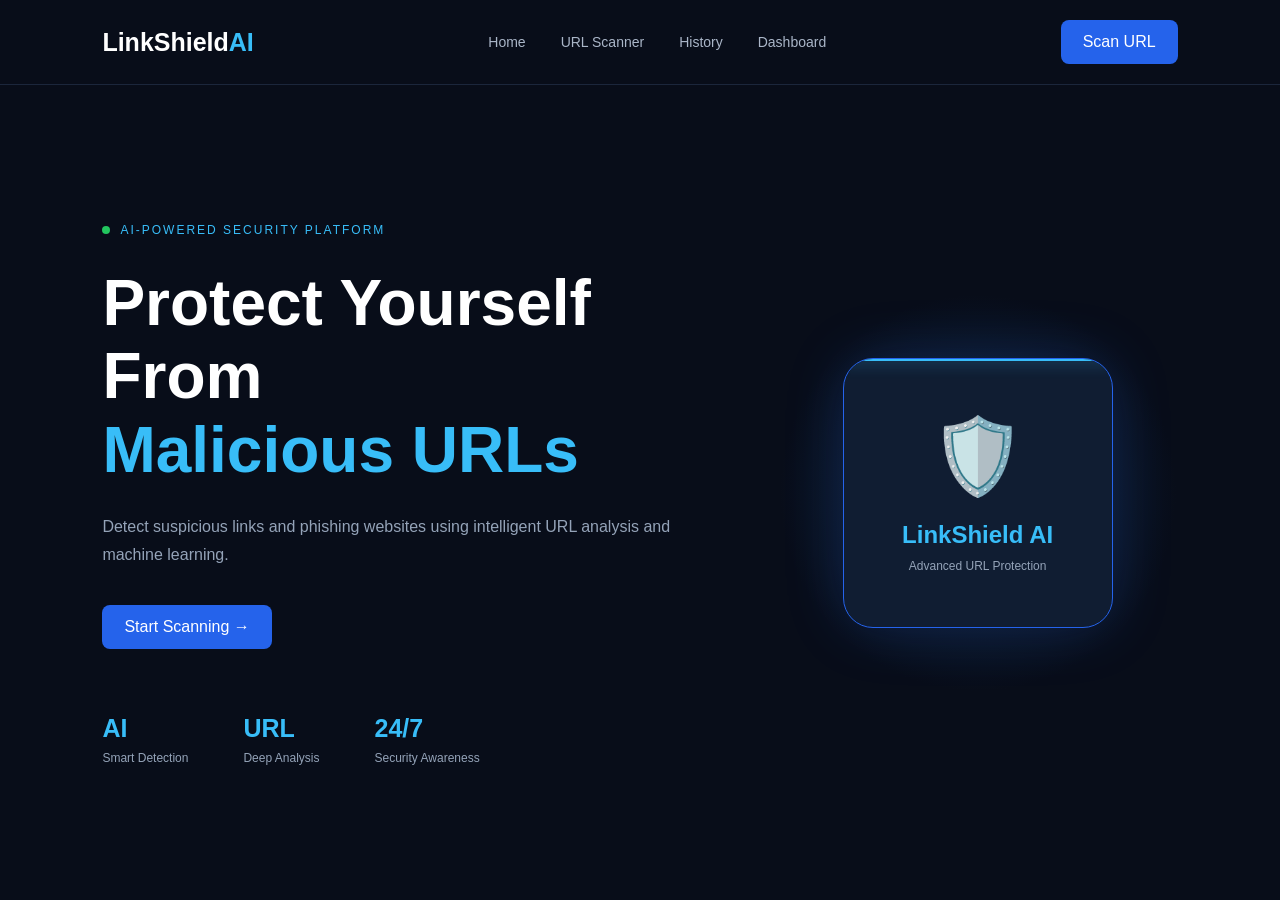
<file: index.html>
<!DOCTYPE html>
<html lang="en">
<head>
    <meta charset="UTF-8">
    <meta name="viewport" content="width=device-width, initial-scale=1.0">

    <title>LinkShield AI | URL Security</title>

    <link rel="stylesheet" href="css/style.css">
</head>

<body>

    <!-- Navigation Bar -->
    <header class="navbar">
        <div class="logo">
            LinkShield<span>AI</span>
        </div>

        <nav>
            <a href="index.html">Home</a>
            <a href="scanner.html">URL Scanner</a>
            <a href="history.html">History</a>
            <a href="dashboard.html">Dashboard</a>
        </nav>

        <a href="scanner.html" class="nav-btn">
            Scan URL
        </a>
    </header>

    <!-- Hero Section -->
    <main class="hero">

        <div class="hero-content">

            <div class="status">
                <span class="status-dot"></span>
                AI-POWERED SECURITY PLATFORM
            </div>

            <h1>
                Protect Yourself From
                <span>Malicious URLs</span>
            </h1>

            <p>
                Detect suspicious links and phishing websites
                using intelligent URL analysis and machine learning.
            </p>

            <div class="hero-actions">
                <a href="scanner.html" class="primary-btn">
                    Start Scanning →
                </a>
            </div>

            <div class="features">
                <div>
                    <h3>AI</h3>
                    <p>Smart Detection</p>
                </div>

                <div>
                    <h3>URL</h3>
                    <p>Deep Analysis</p>
                </div>

                <div>
                    <h3>24/7</h3>
                    <p>Security Awareness</p>
                </div>
            </div>

        </div>

        <!-- Security Illustration -->
        <div class="hero-visual">
            <div class="shield">
                <div class="shield-icon">🛡️</div>
                <h2>LinkShield AI</h2>
                <p>Advanced URL Protection</p>
                <div class="scan-line"></div>
            </div>
        </div>

    </main>

    <script src="js/main.js"></script>

</body>
</html>
</file>
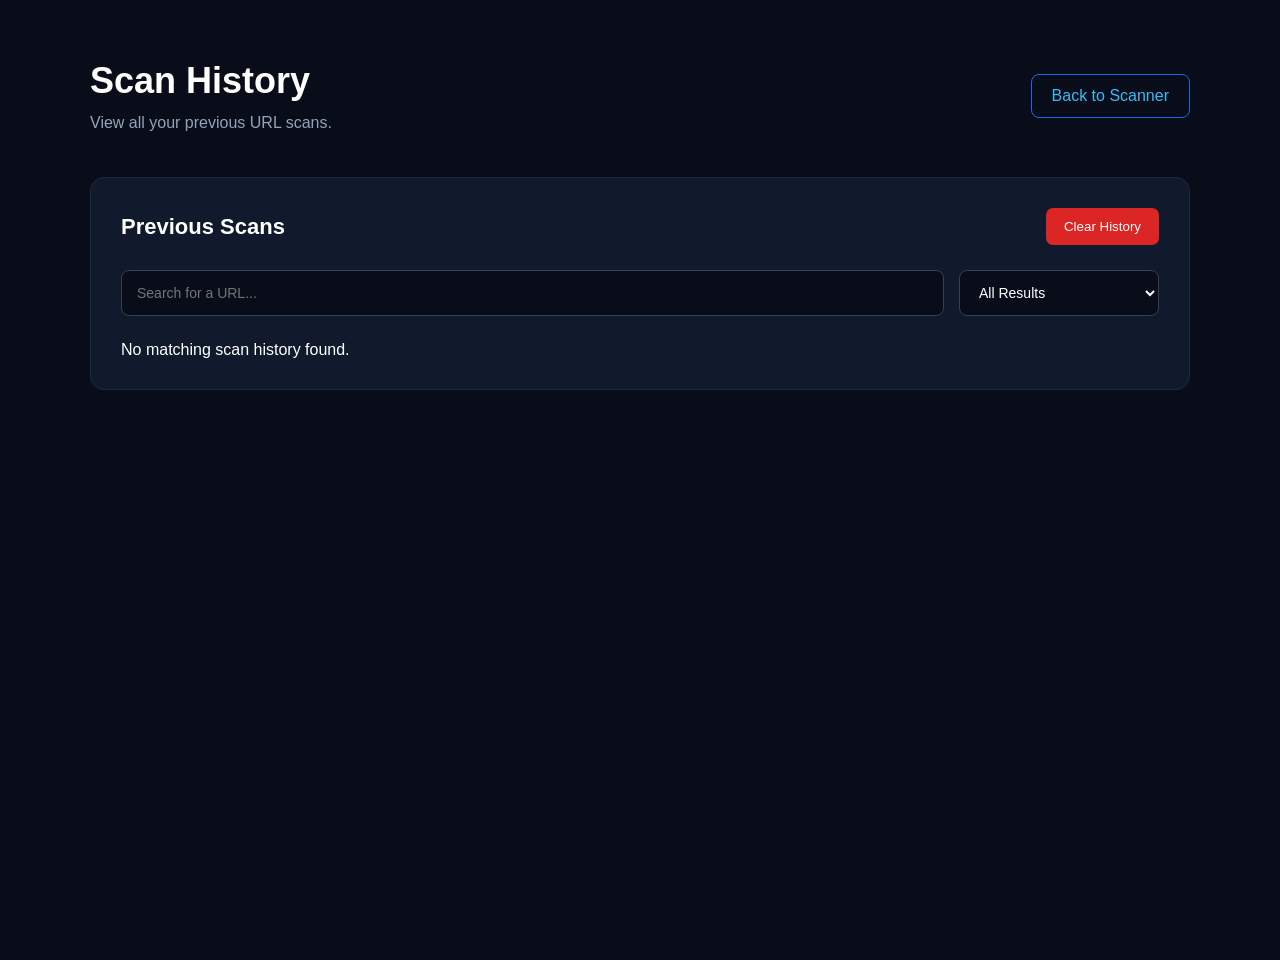
<file: history.html>
<!DOCTYPE html>
<html lang="en">
<head>
    <meta charset="UTF-8">
    <meta name="viewport" content="width=device-width, initial-scale=1.0">
    <title>LinkShield AI - Scan History</title>
    <link rel="stylesheet" href="css/style.css">
</head>

<body>

    <main class="history-container">

        <header class="history-header">
            <div>
                <h1>Scan History</h1>
                <p>View all your previous URL scans.</p>
            </div>

            <a href="scanner.html">Back to Scanner</a>
        </header>

        <section class="history-content">

            
<div class="history-top">
    <h2>Previous Scans</h2>

    <button id="clearHistoryBtn" type="button">
        Clear History
    </button>
</div>

<!-- Search and Filter -->
<div class="history-controls">

    <input
        type="text"
        id="historySearch"
        placeholder="Search for a URL..."
    >

    <select id="historyFilter">
        <option value="all">All Results</option>
        <option value="Phishing">Phishing Only</option>
        <option value="Legitimate">Legitimate Only</option>
    </select>

</div>


            <div id="historyContainer">
                <p>No scan history yet.</p>
            </div>

        </section>

    </main>

    <script src="js/history.js"></script>

</body>
</html>
</file>
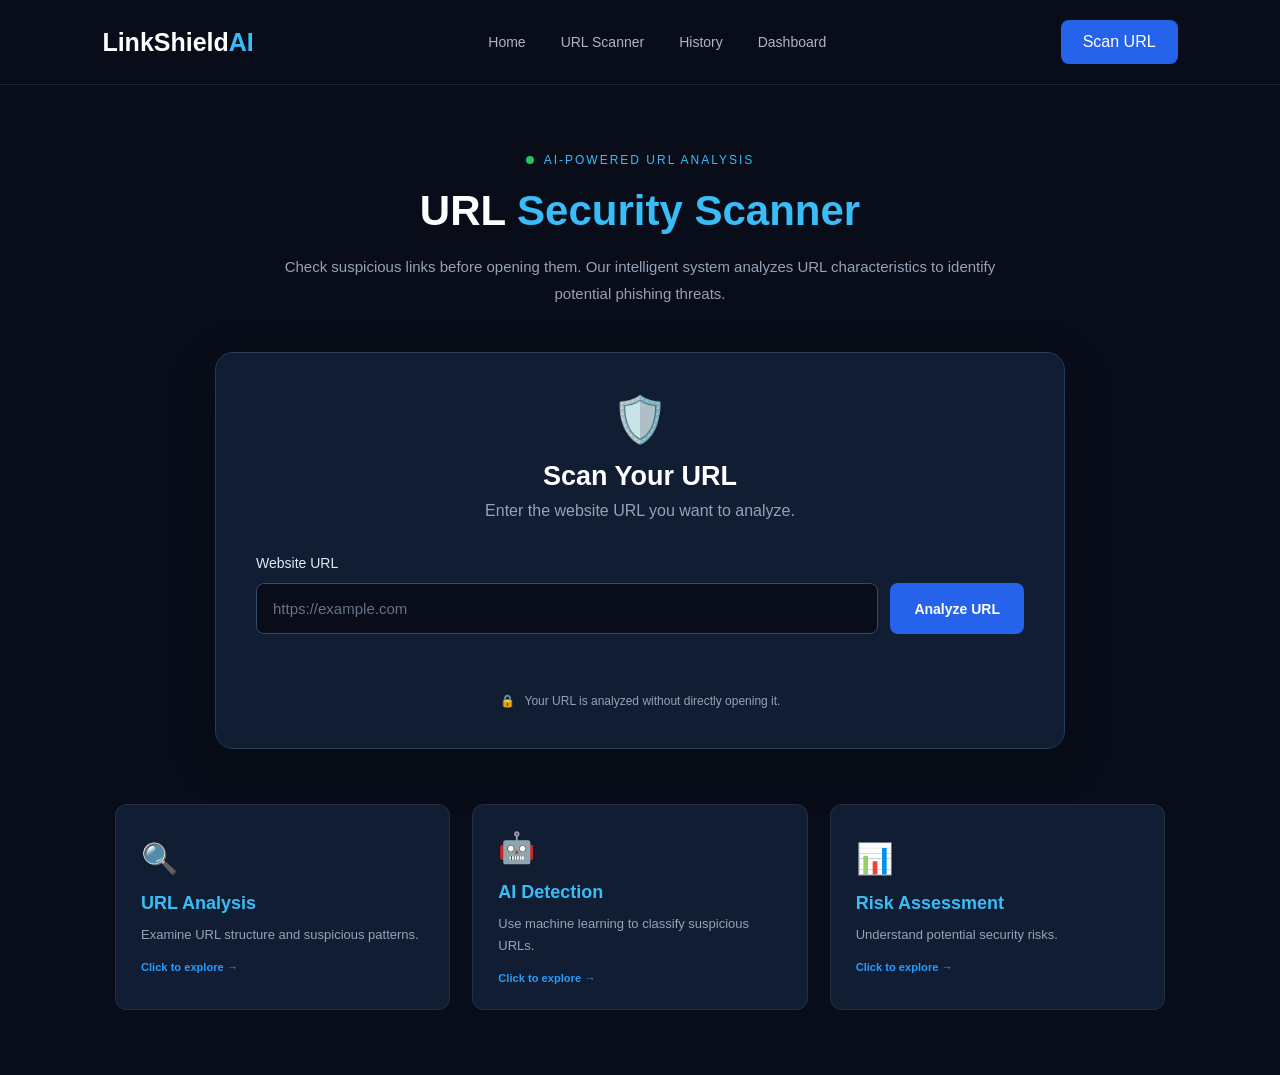
<file: scanner.html>
<!DOCTYPE html>
<html lang="en">

<head>
    <meta charset="UTF-8">
    <meta name="viewport" content="width=device-width, initial-scale=1.0">

    <title>URL Scanner | LinkShield AI</title>

    <link rel="stylesheet" href="css/style.css">
    <link rel="stylesheet" href="css/scanner.css">
</head>

<body>

    <!-- Navigation Bar -->
    <header class="navbar">

        <div class="logo">
            LinkShield<span>AI</span>
        </div>

        <nav>
            <a href="index.html">Home</a>
            <a href="scanner.html">URL Scanner</a>
            <a href="history.html">History</a>
            <a href="dashboard.html">Dashboard</a>
        </nav>

        <a href="scanner.html" class="nav-btn">
            Scan URL
        </a>

    </header>

    <!-- Scanner Page -->
    <main class="scanner-page">

        <!-- Scanner Header -->
        <section class="scanner-header">

            <div class="status">
                <span class="status-dot"></span>
                AI-POWERED URL ANALYSIS
            </div>

            <h1>
                URL <span>Security Scanner</span>
            </h1>

            <p>
                Check suspicious links before opening them.
                Our intelligent system analyzes URL characteristics
                to identify potential phishing threats.
            </p>

        </section>

        <!-- Scanner Card -->
        <section class="scanner-card">

            <div class="scanner-icon">
                🛡️
            </div>

            <h2>Scan Your URL</h2>

            <p>
                Enter the website URL you want to analyze.
            </p>

            <form id="scannerForm">

                <label for="urlInput">
                    Website URL
                </label>

                <div class="input-group">

                    <input
                        type="text"
                        id="urlInput"
                        placeholder="https://example.com"
                        autocomplete="url"
                        required
                    >

                    <button type="submit" id="scanButton">
                        Analyze URL
                    </button>

                </div>

                <div id="errorMessage" class="error-message"></div>

            </form>

            <div class="scanner-note">
                <span>🔒</span>
                Your URL is analyzed without directly opening it.
            </div>

        </section>

        <!-- Scan Result -->
        <div id="resultContainer"></div>

        <!-- Interactive Analysis Features -->
        <section class="analysis-info">

            <button
                type="button"
                class="info-card"
                data-detail="url"
            >
                <span>🔍</span>
                <h3>URL Analysis</h3>
                <p>
                    Examine URL structure and suspicious patterns.
                </p>
                <small>Click to explore →</small>
            </button>

            <button
                type="button"
                class="info-card"
                data-detail="ai"
            >
                <span>🤖</span>
                <h3>AI Detection</h3>
                <p>
                    Use machine learning to classify suspicious URLs.
                </p>
                <small>Click to explore →</small>
            </button>

            <button
                type="button"
                class="info-card"
                data-detail="risk"
            >
                <span>📊</span>
                <h3>Risk Assessment</h3>
                <p>
                    Understand potential security risks.
                </p>
                <small>Click to explore →</small>
            </button>

        </section>

    </main>

    <!-- Details Modal -->
    <div
        id="detailsModal"
        class="details-modal"
        aria-hidden="true"
    >

        <div
            class="modal-content"
            role="dialog"
            aria-modal="true"
            aria-labelledby="modalTitle"
        >

            <button
                type="button"
                id="closeModal"
                class="modal-close"
                aria-label="Close"
            >
                &times;
            </button>

            <div class="modal-badge">
                LINKSHIELD AI ANALYSIS
            </div>

            <h2 id="modalTitle">
                Analysis Details
            </h2>

            <div id="modalBody"></div>

        </div>

    </div>

    <!-- JavaScript Files -->
    <script src="js/model.js"></script>
    <script src="js/analyzer.js"></script>
    <script src="js/history.js"></script>
    <script src="js/scanner.js"></script>

</body>
</html>
</file>
<file: css/style.css>
* {
    margin: 0;
    padding: 0;
    box-sizing: border-box;
}

body {
    font-family: Arial, sans-serif;
    background: #080d19;
    color: #ffffff;
    min-height: 100vh;
}

.navbar {
    height: 85px;
    padding: 0 8%;
    display: flex;
    align-items: center;
    justify-content: space-between;
    border-bottom: 1px solid #1b263b;
}

.logo {
    font-size: 25px;
    font-weight: bold;
}

.logo span {
    color: #38bdf8;
}

nav {
    display: flex;
    gap: 35px;
}

nav a {
    color: #aab6c8;
    text-decoration: none;
    font-size: 14px;
    transition: 0.3s;
}

nav a:hover {
    color: #38bdf8;
}

.nav-btn,
.primary-btn {
    background: #2563eb;
    color: white;
    padding: 13px 22px;
    border-radius: 8px;
    text-decoration: none;
    transition: 0.3s;
}

.nav-btn:hover,
.primary-btn:hover {
    background: #1d4ed8;
    transform: translateY(-2px);
}

.hero {
    min-height: calc(100vh - 85px);
    padding: 80px 8%;
    display: flex;
    align-items: center;
    justify-content: space-between;
    gap: 50px;
}

.hero-content {
    max-width: 600px;
}

.status {
    display: inline-flex;
    align-items: center;
    gap: 10px;
    color: #38bdf8;
    font-size: 12px;
    letter-spacing: 2px;
    margin-bottom: 30px;
}

.status-dot {
    width: 8px;
    height: 8px;
    background: #22c55e;
    border-radius: 50%;
}

.hero h1 {
    font-size: clamp(38px, 5vw, 65px);
    line-height: 1.15;
    margin-bottom: 25px;
}

.hero h1 span {
    color: #38bdf8;
    display: block;
}

.hero-content > p {
    color: #94a3b8;
    line-height: 1.8;
    font-size: 16px;
    margin-bottom: 35px;
}

.hero-actions {
    display: flex;
    gap: 15px;
    flex-wrap: wrap;
}

.secondary-btn {
    padding: 13px 22px;
    color: white;
    border: 1px solid #334155;
    border-radius: 8px;
    text-decoration: none;
}

.features {
    display: flex;
    gap: 55px;
    margin-top: 65px;
}

.features h3 {
    font-size: 25px;
    color: #38bdf8;
    margin-bottom: 8px;
}

.features p {
    color: #94a3b8;
    font-size: 12px;
}

.hero-visual {
    width: 400px;
    height: 400px;
    display: flex;
    align-items: center;
    justify-content: center;
    background: radial-gradient(
        circle,
        #12335a 0%,
        #0b172a 45%,
        transparent 70%
    );
}

.shield {
    width: 270px;
    height: 270px;
    border: 1px solid #2563eb;
    border-radius: 30px;
    background: #101d32;
    display: flex;
    flex-direction: column;
    justify-content: center;
    align-items: center;
    box-shadow: 0 0 60px #2563eb30;
    position: relative;
    overflow: hidden;
}

.shield-icon {
    font-size: 75px;
    margin-bottom: 20px;
}

.shield h2 {
    color: #38bdf8;
    margin-bottom: 10px;
}

.shield p {
    color: #94a3b8;
    font-size: 12px;
}

.scan-line {
    position: absolute;
    height: 2px;
    width: 100%;
    background: #38bdf8;
    box-shadow: 0 0 15px #38bdf8;
    top: 0;
    animation: scan 3s linear infinite;
}

@keyframes scan {
    from {
        top: 0;
    }

    to {
        top: 100%;
    }
}

@media (max-width: 850px) {
    .hero {
        flex-direction: column;
        text-align: center;
    }

    .hero-actions,
    .features {
        justify-content: center;
    }

    nav {
        gap: 12px;
    }

    .hero-visual {
        width: 100%;
    }
}

@media (max-width: 550px) {
    .navbar {
        padding: 15px 5%;
        height: auto;
        flex-wrap: wrap;
        gap: 20px;
    }

    nav {
        order: 3;
        width: 100%;
        justify-content: center;
        flex-wrap: wrap;
    }

    .nav-btn {
        padding: 10px 14px;
    }

    .features {
        gap: 20px;
    }
}

/* ======================================
   LinkShield AI - History Page
====================================== */

.history-container {
    width: 90%;
    max-width: 1100px;
    margin: 60px auto;
}

.history-header {
    display: flex;
    justify-content: space-between;
    align-items: center;
    gap: 20px;
    margin-bottom: 45px;
}

.history-header h1 {
    font-size: 36px;
    margin-bottom: 12px;
    color: #ffffff;
}

.history-header p {
    color: #94a3b8;
}

.history-header a {
    color: #38bdf8;
    text-decoration: none;
    border: 1px solid #2563eb;
    padding: 12px 20px;
    border-radius: 8px;
    transition: 0.3s;
}

.history-header a:hover {
    background: #2563eb;
    color: white;
}

.history-content {
    background: #101a2c;
    border: 1px solid #1e293b;
    border-radius: 14px;
    padding: 30px;
}

.history-top {
    display: flex;
    justify-content: space-between;
    align-items: center;
    gap: 15px;
    margin-bottom: 25px;
}

.history-top h2 {
    font-size: 22px;
}

#clearHistoryBtn {
    background: #dc2626;
    color: white;
    border: none;
    padding: 11px 18px;
    border-radius: 7px;
    cursor: pointer;
    transition: 0.3s;
}

#clearHistoryBtn:hover {
    background: #b91c1c;
}

#historyContainer {
    display: grid;
    gap: 18px;
}

.history-card {
    background: #17243a;
    border: 1px solid #263750;
    border-left: 4px solid #22c55e;
    border-radius: 10px;
    padding: 22px;
    transition: 0.3s;
}

.history-card:hover {
    transform: translateY(-3px);
    border-color: #38bdf8;
}

.history-card h3 {
    color: #22c55e;
    font-size: 18px;
    margin-bottom: 15px;
}

.history-card p {
    color: #aab6c8;
    font-size: 14px;
    margin-bottom: 10px;
    overflow-wrap: anywhere;
    line-height: 1.6;
}

.history-card button {
    background: #dc2626;
    color: white;
    border: none;
    padding: 9px 16px;
    border-radius: 6px;
    cursor: pointer;
    margin-top: 8px;
}

.history-card button:hover {
    background: #b91c1c;
}

#historyContainer > p {
    color: #94a3b8;
    text-align: center;
    padding: 35px;
    background: #17243a;
    border-radius: 10px;
}

/* Responsive History */

@media (max-width: 600px) {
    .history-container {
        width: 92%;
        margin: 35px auto;
    }

    .history-header {
        flex-direction: column;
        align-items: flex-start;
    }

    .history-header h1 {
        font-size: 28px;
    }

    .history-content {
        padding: 18px;
    }

    .history-top {
        flex-direction: column;
        align-items: flex-start;
    }

    #clearHistoryBtn {
        width: 100%;
    }
}
/* Risk-based History Colors */

.history-card.legitimate-card {
    border-left: 4px solid #22c55e;
}

.history-card.legitimate-card h3 {
    color: #22c55e;
}

.history-card.phishing-card {
    border-left: 4px solid #ef4444;
}

.history-card.phishing-card h3 {
    color: #ef4444;
}

/* History Search & Filter */

.history-controls {
    display: flex;
    gap: 15px;
    margin-bottom: 25px;
}

.history-controls input,
.history-controls select {
    background: #080d19;
    color: #ffffff;
    border: 1px solid #334155;
    border-radius: 8px;
    padding: 13px 15px;
    outline: none;
    font-size: 14px;
}

.history-controls input {
    flex: 1;
    min-width: 0;
}

.history-controls select {
    width: 200px;
    cursor: pointer;
}

.history-controls input:focus,
.history-controls select:focus {
    border-color: #38bdf8;
}

@media (max-width: 600px) {
    .history-controls {
        flex-direction: column;
    }

    .history-controls select {
        width: 100%;
    }
}
</file>
<file: css/scanner.css>
.scanner-page {
    min-height: calc(100vh - 85px);
    padding: 65px 8%;
}

.scanner-header {
    text-align: center;
    max-width: 750px;
    margin: 0 auto 45px;
}

.scanner-header .status {
    margin-bottom: 20px;
}

.scanner-header h1 {
    font-size: 42px;
    margin-bottom: 18px;
}

.scanner-header h1 span {
    color: #38bdf8;
}

.scanner-header > p {
    color: #94a3b8;
    line-height: 1.8;
    font-size: 15px;
}

.scanner-card {
    max-width: 850px;
    margin: 0 auto;
    padding: 40px;
    background: #101d32;
    border: 1px solid #263b5a;
    border-radius: 18px;
    box-shadow: 0 15px 50px #00000030;
}

.scanner-icon {
    font-size: 45px;
    text-align: center;
    margin-bottom: 15px;
}

.scanner-card h2 {
    text-align: center;
    font-size: 27px;
    margin-bottom: 10px;
}

.scanner-card > p {
    text-align: center;
    color: #94a3b8;
    margin-bottom: 35px;
}

.scanner-card label {
    display: block;
    color: #dbeafe;
    font-size: 14px;
    margin-bottom: 12px;
}

.input-group {
    display: flex;
    gap: 12px;
}

.input-group input {
    flex: 1;
    min-width: 0;
    padding: 16px;
    border: 1px solid #334b6c;
    border-radius: 8px;
    background: #080d19;
    color: white;
    font-size: 15px;
    outline: none;
}

.input-group input:focus {
    border-color: #38bdf8;
    box-shadow: 0 0 0 3px #38bdf820;
}

.input-group input::placeholder {
    color: #64748b;
}

.input-group button {
    padding: 0 24px;
    border: none;
    border-radius: 8px;
    background: #2563eb;
    color: white;
    font-size: 14px;
    font-weight: bold;
    cursor: pointer;
    transition: 0.3s;
}

.input-group button:hover {
    background: #1d4ed8;
}

.input-group button:disabled {
    opacity: 0.6;
    cursor: not-allowed;
}

.error-message {
    color: #f87171;
    font-size: 13px;
    margin-top: 12px;
    min-height: 18px;
}

.scanner-note {
    display: flex;
    justify-content: center;
    align-items: center;
    gap: 10px;
    margin-top: 30px;
    color: #94a3b8;
    font-size: 12px;
}

.analysis-info {
    display: grid;
    grid-template-columns: repeat(3, 1fr);
    gap: 22px;
    max-width: 1050px;
    margin: 55px auto 0;
}

.info-card {
    background: #101d32;
    border: 1px solid #263b5a;
    border-radius: 12px;
    padding: 25px;
    transition: 0.3s;
}

.info-card:hover {
    border-color: #38bdf8;
    transform: translateY(-5px);
}

.info-card span {
    font-size: 30px;
}

.info-card h3 {
    margin: 17px 0 10px;
    color: #38bdf8;
    font-size: 18px;
}

.info-card p {
    color: #94a3b8;
    line-height: 1.7;
    font-size: 13px;
}

@media (max-width: 700px) {

    .scanner-page {
        padding: 45px 5%;
    }

    .scanner-header h1 {
        font-size: 32px;
    }

    .scanner-card {
        padding: 25px 18px;
    }

    .input-group {
        flex-direction: column;
    }

    .input-group button {
        padding: 15px;
    }

    .analysis-info {
        grid-template-columns: 1fr;
    }
}

/* =================================
   LinkShield AI - Scan Result Card
================================= */

#resultContainer {
    width: 100%;
    max-width: 750px;
    margin: 35px auto;
}

.scan-result-card {
    padding: 28px;
    border: 1px solid rgba(255, 255, 255, 0.1);
    border-radius: 18px;
    background: #101c30;
    color: #ffffff;
    box-shadow: 0 15px 40px rgba(0, 0, 0, 0.25);
    animation: resultAppear 0.4s ease;
}

.safe-result {
    border-top: 3px solid #22c55e;
}

.danger-result {
    border-top: 3px solid #ef4444;
}

.result-top {
    display: flex;
    align-items: center;
    gap: 18px;
    margin-bottom: 25px;
}

.result-icon {
    width: 55px;
    height: 55px;
    display: flex;
    align-items: center;
    justify-content: center;
    border-radius: 50%;
    font-size: 28px;
    font-weight: bold;
}

.safe-result .result-icon {
    background: rgba(34, 197, 94, 0.15);
    color: #22c55e;
}

.danger-result .result-icon {
    background: rgba(239, 68, 68, 0.15);
    color: #ef4444;
}

.result-status {
    font-size: 11px;
    letter-spacing: 2px;
    color: #94a3b8;
    margin-bottom: 6px;
}

.result-title {
    font-size: 21px;
    margin: 0;
}

.risk-level {
    display: flex;
    justify-content: space-between;
    padding: 17px 0;
    border-top: 1px solid rgba(255, 255, 255, 0.08);
    border-bottom: 1px solid rgba(255, 255, 255, 0.08);
}

.risk-high {
    color: #ef4444;
}

.risk-low {
    color: #22c55e;
}

.confidence-box {
    display: flex;
    justify-content: space-between;
    align-items: center;
    margin: 22px 0;
}

.confidence-label {
    color: #94a3b8;
}

.confidence-value {
    font-size: 25px;
    color: #38bdf8;
}

.probabilities {
    display: grid;
    gap: 22px;
    margin: 25px 0;
}

.probability-header {
    display: flex;
    justify-content: space-between;
    margin-bottom: 10px;
    font-size: 14px;
}

.probability-label {
    color: #cbd5e1;
}

.probability-value {
    font-weight: bold;
}

.progress-track {
    height: 9px;
    overflow: hidden;
    border-radius: 20px;
    background: #26364d;
}

.progress-fill {
    height: 100%;
    border-radius: 20px;
    transition: width 0.7s ease;
}

.phishing-fill {
    background: #ef4444;
}

.legitimate-fill {
    background: #22c55e;
}

.scanned-url {
    padding: 16px;
    margin-top: 25px;
    border-radius: 10px;
    background: rgba(255, 255, 255, 0.04);
}

.scanned-url span {
    color: #94a3b8;
    font-size: 12px;
}

.scanned-url p {
    margin: 8px 0 0;
    overflow-wrap: anywhere;
    color: #38bdf8;
    font-size: 14px;
}

.result-warning {
    margin: 20px 0 0;
    color: #94a3b8;
    font-size: 12px;
    line-height: 1.7;
    text-align: center;
}

@keyframes resultAppear {
    from {
        opacity: 0;
        transform: translateY(12px);
    }

    to {
        opacity: 1;
        transform: translateY(0);
    }
}

@media (max-width: 600px) {
    .scan-result-card {
        padding: 20px;
    }

    .result-title {
        font-size: 17px;
    }

    .confidence-value {
        font-size: 21px;
    }
}
/* Interactive Analysis Cards */

.info-card {
    cursor: pointer;
    text-align: left;
    font-family: inherit;
    color: inherit;
    border: 1px solid rgba(255,255,255,0.08);
    transition: 0.3s ease;
}

.info-card:hover {
    transform: translateY(-6px);
    border-color: #299cff;
    box-shadow: 0 8px 25px rgba(0,140,255,0.15);
}

.info-card small {
    display: block;
    margin-top: 15px;
    color: #299cff;
    font-weight: 600;
}

/* Modal */

.details-modal {
    display: none;
    position: fixed;
    inset: 0;
    z-index: 9999;
    background: rgba(2, 8, 23, 0.88);
    backdrop-filter: blur(7px);
    justify-content: center;
    align-items: center;
    padding: 20px;
}

.details-modal.active {
    display: flex;
}

.modal-content {
    position: relative;
    background: #101d32;
    border: 1px solid rgba(41,156,255,0.3);
    border-radius: 18px;
    padding: 30px;
    width: 100%;
    max-width: 600px;
    max-height: 85vh;
    overflow-y: auto;
    color: #fff;
    animation: modalAppear 0.25s ease;
}

@keyframes modalAppear {
    from {
        opacity: 0;
        transform: translateY(15px);
    }
    to {
        opacity: 1;
        transform: translateY(0);
    }
}

.modal-close {
    position: absolute;
    right: 20px;
    top: 15px;
    background: transparent;
    border: none;
    color: white;
    font-size: 30px;
    cursor: pointer;
}

.modal-badge {
    color: #299cff;
    font-size: 12px;
    letter-spacing: 2px;
    margin-bottom: 12px;
}

.modal-content h2 {
    font-size: 25px;
    margin-bottom: 25px;
}

.detail-item {
    display: flex;
    justify-content: space-between;
    align-items: center;
    gap: 15px;
    padding: 14px;
    margin-bottom: 10px;
    background: rgba(255,255,255,0.04);
    border-radius: 9px;
}

.detail-item span {
    color: #a9b8ce;
}

.detail-item strong {
    text-align: right;
    overflow-wrap: anywhere;
}

.detail-note {
    color: #a9b8ce;
    line-height: 1.7;
    margin-top: 18px;
    font-size: 13px;
}

.detail-safe {
    color: #36d399;
}

.detail-danger {
    color: #ff6464;
}

.detail-warning {
    color: #ffc857;
}

.modal-empty {
    color: #a9b8ce;
    line-height: 1.8;
    padding: 15px 0;
}

@media (max-width: 600px) {
    .modal-content {
        padding: 24px 18px;
    }

    .detail-item {
        align-items: flex-start;
        flex-direction: column;
        gap: 7px;
    }
}
</file>
